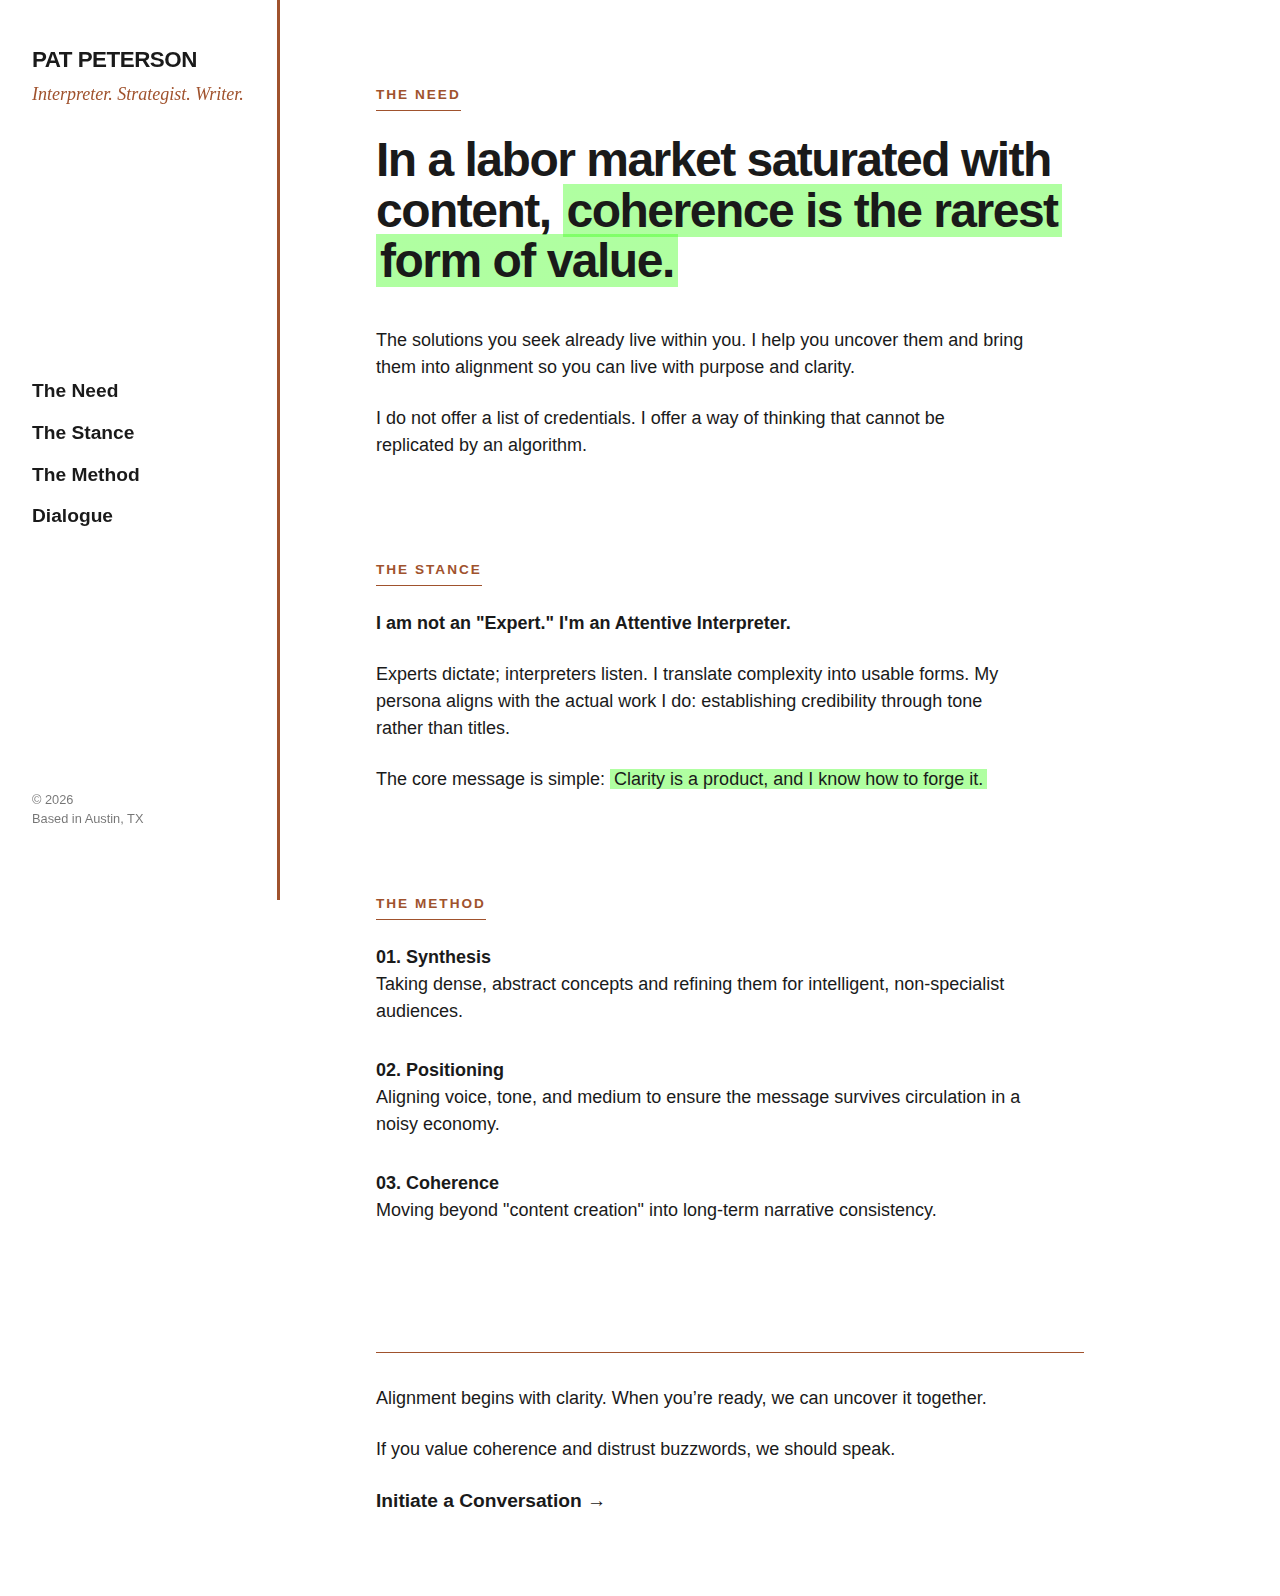
<file: vibecoding/index.html>
<!DOCTYPE html>
<html lang="en">
<head>
    <meta charset="UTF-8">
    <meta name="viewport" content="width=device-width, initial-scale=1.0">
    <title>Identity & Exigence</title>
    
    <!-- This links to the CSS file you just created -->
    <link rel="stylesheet" href="style.css">
</head>
<body>

    <div class="container">
        
        <!-- RHETORICAL COMPONENT: COMMUNICATOR & CIRCULATION
             The Sidebar acts as the "Ethos Anchor." It remains static while
             the user scrolls through your ideas. -->
        <aside>
            <div class="identity">
                <!-- Replace with your actual name -->
                <h1>Pat Peterson</h1>
                <p>Interpreter. Strategist. Writer.</p>
            </div>

            <nav>
                <ul>
                    <!-- These links trigger the Neon Green hover effect -->
                    <li><a href="#exigence">The Need</a></li>
                    <li><a href="#stance">The Stance</a></li>
                    <li><a href="#method">The Method</a></li>
                    <li><a href="#contact">Dialogue</a></li>
                </ul>
            </nav>

            <div style="font-size: 0.8rem; opacity: 0.6;">
                <p>&copy; 2026<br>Based in Austin, TX</p>
            </div>
        </aside>

        <!-- RHETORICAL COMPONENT: MESSAGE, LOGOS, PURPOSE 
             The Main content is the "Argument." -->
        <main>
            
            <!-- SECTION 1: THE EXIGENCE
                 Defining the economic problem. -->
            <section id="exigence">
                <h3>The Need</h3>
                <h2>
                    In a labor market saturated with content, 
                    <span class="highlight">coherence is the rarest form of value.</span>
                </h2>
                <p>
                    The solutions you seek already live within you. I help you uncover them and bring them into alignment so you can live with purpose and clarity.
                </p>
                <p>
                    I do not offer a list of credentials. I offer a way of thinking that cannot be replicated by an algorithm.
                </p>
            </section>

            <!-- SECTION 2: THE STANCE (Ethos)
                 Defining who you are (The Interpreter). -->
            <section id="stance" style="margin-top: 6rem;">
                <h3>The Stance</h3>
                <p>
                    <strong>I am not an "Expert." I'm an Attentive Interpreter.</strong>
                </p>
                <p>
                    Experts dictate; interpreters listen. I translate complexity into usable forms. My persona aligns with the actual work I do: establishing credibility through tone rather than titles. 
                </p>
                <p>
                    The core message is simple: <span class="highlight">Clarity is a product, and I know how to forge it.</span>
                </p>
            </section>

            <!-- SECTION 3: THE METHOD (Logos)
                 The "Product" you are selling. -->
            <section id="method" style="margin-top: 6rem;">
                <h3>The Method</h3>
                
                <div style="margin-bottom: 2rem;">
                    <strong>01. Synthesis</strong>
                    <p>Taking dense, abstract concepts and refining them for intelligent, non-specialist audiences.</p>
                </div>

                <div style="margin-bottom: 2rem;">
                    <strong>02. Positioning</strong>
                    <p>Aligning voice, tone, and medium to ensure the message survives circulation in a noisy economy.</p>
                </div>

                <div style="margin-bottom: 2rem;">
                    <strong>03. Coherence</strong>
                    <p>Moving beyond "content creation" into long-term narrative consistency.</p>
                </div>
            </section>

            <!-- SECTION 4: CIRCULATION (The Ask)
                 Low pressure, high trust. -->
            <section id="contact" style="margin-top: 8rem; border-top: 1px solid var(--accent-organic); padding-top: 2rem;">
                <p>
                    Alignment begins with clarity. When you’re ready, we can uncover it together.
                </p>
                <p>
                    If you value coherence and distrust buzzwords, we should speak.
                </p>
                
                <!-- This link uses the nav style to get that Neon Pop on hover -->
                <nav>
                    <a href="mailto:your-email@example.com">Initiate a Conversation &rarr;</a>
                </nav>
            </section>

        </main>
    </div>

</body>
</html>
</file>
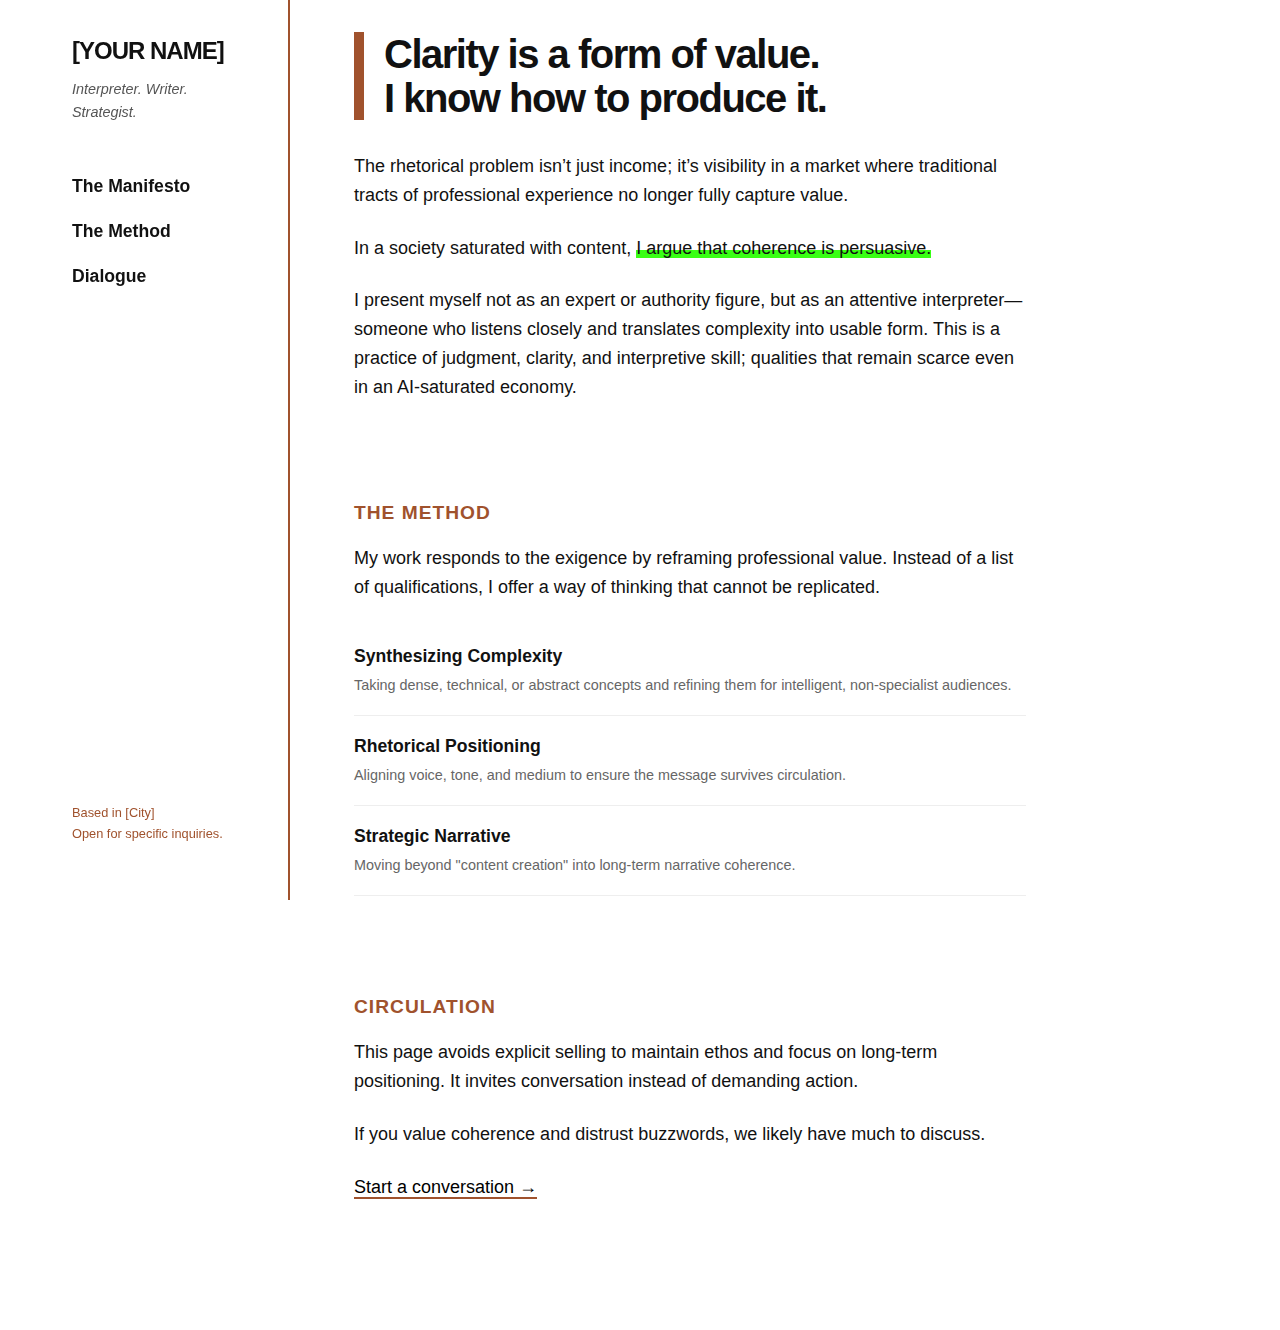
<file: ai_studio_code.html>
<!DOCTYPE html>
<html lang="en">
<head>
    <meta charset="UTF-8">
    <meta name="viewport" content="width=device-width, initial-scale=1.0">
    <title>Interpreter of Complexity</title>
    <style>
        /* CSS RESET & VARIABLES */
        :root {
            --bg-color: #ffffff;
            --text-color: #111111; /* Soft black for readability */
            --accent-sienna: #A0522D;
            --accent-neon: #39FF14;
            --font-main: 'Helvetica Neue', Helvetica, Arial, sans-serif;
            --spacing-unit: 2rem;
        }

        * {
            box-sizing: border-box;
            margin: 0;
            padding: 0;
        }

        body {
            background-color: var(--bg-color);
            color: var(--text-color);
            font-family: var(--font-main);
            line-height: 1.6;
            font-size: 18px;
            -webkit-font-smoothing: antialiased;
        }

        /* LAYOUT GRID */
        .container {
            display: grid;
            grid-template-columns: 250px 1fr; /* Sidebar | Content */
            max-width: 1200px;
            margin: 0 auto;
            min-height: 100vh;
        }

        /* SIDEBAR (NAVIGATION & ID) */
        aside {
            padding: var(--spacing-unit);
            border-right: 2px solid var(--accent-sienna);
            position: sticky;
            top: 0;
            height: 100vh;
            display: flex;
            flex-direction: column;
            justify-content: space-between;
        }

        .identity h1 {
            font-weight: 800;
            letter-spacing: -1px;
            font-size: 1.5rem;
            margin-bottom: 0.5rem;
            text-transform: uppercase;
        }

        .identity p {
            font-size: 0.9rem;
            color: #555;
            font-style: italic;
        }

        nav ul {
            list-style: none;
            margin-top: 3rem;
        }

        nav li {
            margin-bottom: 1rem;
        }

        nav a {
            text-decoration: none;
            color: var(--text-color);
            font-weight: 700;
            font-size: 1.1rem;
            transition: all 0.2s ease;
            display: inline-block;
        }

        /* INTERACTION VIBE: Sienna to Neon */
        nav a:hover, a:hover {
            color: var(--accent-sienna);
            background-color: var(--accent-neon);
            padding-left: 5px;
            padding-right: 5px;
            transform: skewX(-10deg);
        }

        .contact-mini {
            font-size: 0.8rem;
            color: var(--accent-sienna);
        }

        /* MAIN CONTENT AREA */
        main {
            padding: var(--spacing-unit) 4rem;
            max-width: 800px; /* Reading line length constraint */
        }

        section {
            margin-bottom: 6rem;
        }

        /* TYPOGRAPHY HIERARCHY */
        h2 {
            font-size: 2.5rem;
            font-weight: 800;
            letter-spacing: -1.5px;
            line-height: 1.1;
            margin-bottom: 2rem;
            border-left: 10px solid var(--accent-sienna);
            padding-left: 20px;
        }

        h3 {
            font-size: 1.2rem;
            font-weight: 700;
            margin-bottom: 1rem;
            color: var(--accent-sienna);
            text-transform: uppercase;
            letter-spacing: 1px;
        }

        p {
            margin-bottom: 1.5rem;
            font-weight: 400;
        }

        /* HIGHLIGHTER EFFECT FOR KEY THESIS */
        .highlight {
            background: linear-gradient(180deg, transparent 60%, var(--accent-neon) 60%);
            display: inline;
        }

        /* LISTS FOR "WORKS" */
        .work-list {
            list-style: none;
        }
        .work-list li {
            border-bottom: 1px solid #eee;
            padding: 1rem 0;
        }
        .work-list strong {
            display: block;
            font-size: 1.1rem;
        }
        .work-list span {
            color: #666;
            font-size: 0.9rem;
        }

        /* RESPONSIVE */
        @media (max-width: 768px) {
            .container {
                grid-template-columns: 1fr;
            }
            aside {
                height: auto;
                border-right: none;
                border-bottom: 2px solid var(--accent-sienna);
                position: relative;
            }
            main {
                padding: 2rem;
            }
        }
    </style>
</head>
<body>

    <div class="container">
        <!-- SIDEBAR: The Communicator / Circulation -->
        <aside>
            <div class="identity">
                <h1>[Your Name]</h1>
                <p>Interpreter. Writer. Strategist.</p>
                
                <nav>
                    <ul>
                        <li><a href="#manifesto">The Manifesto</a></li>
                        <li><a href="#method">The Method</a></li>
                        <li><a href="#dialogue">Dialogue</a></li>
                    </ul>
                </nav>
            </div>
            
            <div class="contact-mini">
                <p>Based in [City]<br>Open for specific inquiries.</p>
            </div>
        </aside>

        <!-- MAIN CONTENT: The Message / Logos / Ethos -->
        <main>
            <!-- SECTION 1: The Hook (Exigence) -->
            <section id="manifesto">
                <h2>Clarity is a form of value.<br>I know how to produce it.</h2>
                
                <p>The rhetorical problem isn’t just income; it’s visibility in a market where traditional tracts of professional experience no longer fully capture value.</p> 
                
                <p>In a society saturated with content, <span class="highlight">I argue that coherence is persuasive.</span></p>

                <p>I present myself not as an expert or authority figure, but as an attentive interpreter—someone who listens closely and translates complexity into usable form. This is a practice of judgment, clarity, and interpretive skill; qualities that remain scarce even in an AI-saturated economy.</p>
            </section>

            <!-- SECTION 2: The Proof (Logos/Ethos) -->
            <section id="method">
                <h3>The Method</h3>
                <p>My work responds to the exigence by reframing professional value. Instead of a list of qualifications, I offer a way of thinking that cannot be replicated.</p>
                
                <ul class="work-list">
                    <li>
                        <strong>Synthesizing Complexity</strong>
                        <span>Taking dense, technical, or abstract concepts and refining them for intelligent, non-specialist audiences.</span>
                    </li>
                    <li>
                        <strong>Rhetorical Positioning</strong>
                        <span>Aligning voice, tone, and medium to ensure the message survives circulation.</span>
                    </li>
                    <li>
                        <strong>Strategic Narrative</strong>
                        <span>Moving beyond "content creation" into long-term narrative coherence.</span>
                    </li>
                </ul>
            </section>

            <!-- SECTION 3: The Ask (Purpose/Circulation) -->
            <section id="dialogue">
                <h3>Circulation</h3>
                <p>This page avoids explicit selling to maintain ethos and focus on long-term positioning. It invites conversation instead of demanding action.</p>
                
                <p>If you value coherence and distrust buzzwords, we likely have much to discuss.</p>

                <p><a href="mailto:your@email.com" style="border-bottom: 2px solid var(--accent-sienna); text-decoration: none; color: black;">Start a conversation &rarr;</a></p>
            </section>
        </main>
    </div>

</body>
</html>
</file>
<file: vibecoding/style.css>
/* =========================================
   RHETORICAL DESIGN SYSTEM
   Theme: The Attentive Interpreter
   Vibe: Minimalist, Organic vs. Digital
   ========================================= */

:root {
    /* THE PALETTE */
    --bg-color: #ffffff;
    --text-primary: #1a1a1a;    /* Stark black for Logos */
    --text-secondary: #555555;  /* Soft grey for nuance */
    
    /* THE ACCENTS */
    --accent-organic: #A0522D;  /* Sienna: Grounding, Human */
    --accent-electric: #39FF14; /* Neon Green: Disruption, Digital */
    
    /* THE TYPOGRAPHY (Ethos) */
    --font-stack: 'Helvetica Neue', Helvetica, Arial, sans-serif;
    --font-weight-bold: 700;
    --font-weight-reg: 400;
}

/* RESET & BASE */
* {
    box-sizing: border-box;
    margin: 0;
    padding: 0;
}

body {
    background-color: var(--bg-color);
    color: var(--text-primary);
    font-family: var(--font-stack);
    font-size: 18px; /* Large size for clarity */
    line-height: 1.5;
    -webkit-font-smoothing: antialiased;
}

/* =========================================
   LAYOUT (The Structure)
   A solid grid implies an organized mind.
   ========================================= */
.container {
    display: grid;
    grid-template-columns: 280px 1fr; /* Fixed Sidebar | Fluid Content */
    min-height: 100vh;
}

/* SIDEBAR: The Identity Anchor */
aside {
    padding: 3rem 2rem;
    border-right: 3px solid var(--accent-organic); /* The Sienna Line */
    height: 100vh;
    position: sticky;
    top: 0;
    display: flex;
    flex-direction: column;
    justify-content: space-between;
}

/* MAIN CONTENT: The Argument */
main {
    padding: 5rem 6rem;
    max-width: 900px;
}

/* =========================================
   TYPOGRAPHY (The Voice)
   Helvetica implies objective truth.
   ========================================= */

/* The Name */
.identity h1 {
    font-size: 1.4rem;
    text-transform: uppercase;
    letter-spacing: -0.5px;
    line-height: 1.1;
    margin-bottom: 0.5rem;
}

/* The Role */
.identity p {
    font-family: 'Georgia', serif; /* Serif adds a touch of academic 'old school' */
    font-style: italic;
    color: var(--accent-organic);
}

/* Section Headers */
h2 {
    font-size: 3rem;
    font-weight: 700;
    letter-spacing: -1.5px;
    line-height: 1.05;
    margin-bottom: 2.5rem;
    color: var(--text-primary);
}

/* Sub-headers */
h3 {
    font-size: 0.85rem;
    text-transform: uppercase;
    letter-spacing: 2px;
    margin-bottom: 1.5rem;
    color: var(--accent-organic); /* Sienna section markers */
    border-bottom: 1px solid var(--accent-organic);
    display: inline-block;
    padding-bottom: 5px;
}

p {
    margin-bottom: 1.5rem;
    max-width: 65ch; /* Optimal reading length */
}

/* =========================================
   INTERACTION (The Circulation)
   Neon Green appears only on interaction.
   ========================================= */

nav ul {
    list-style: none;
}

nav li {
    margin-bottom: 0.8rem;
}

nav a {
    text-decoration: none;
    color: var(--text-primary);
    font-weight: 700;
    font-size: 1.2rem;
    transition: all 0.2s cubic-bezier(0.25, 1, 0.5, 1);
    display: inline-block;
}

/* THE HOVER EFFECT */
nav a:hover {
    background-color: var(--accent-electric); /* NEON POP */
    color: var(--text-primary);
    transform: translateX(10px); /* Movement implies progress */
    box-shadow: 4px 4px 0px var(--accent-organic); /* Sienna shadow */
}

/* The "Highlighter" Effect for your core thesis */
.highlight {
    background: linear-gradient(
        to right, 
        rgba(57, 255, 20, 0.4), 
        rgba(57, 255, 20, 0.4)
    );
    padding: 0 4px;
    box-decoration-break: clone;
    -webkit-box-decoration-break: clone;
}

/* =========================================
   MOBILE RESPONSIVENESS (Modality)
   Adapting the message to the medium.
   ========================================= */
@media (max-width: 768px) {
    .container {
        grid-template-columns: 1fr; /* Stack visually */
    }

    aside {
        height: auto;
        border-right: none;
        border-bottom: 3px solid var(--accent-organic);
        padding: 2rem;
        position: relative;
    }

    main {
        padding: 3rem 2rem;
    }

    h2 {
        font-size: 2rem;
    }
}
</file>
